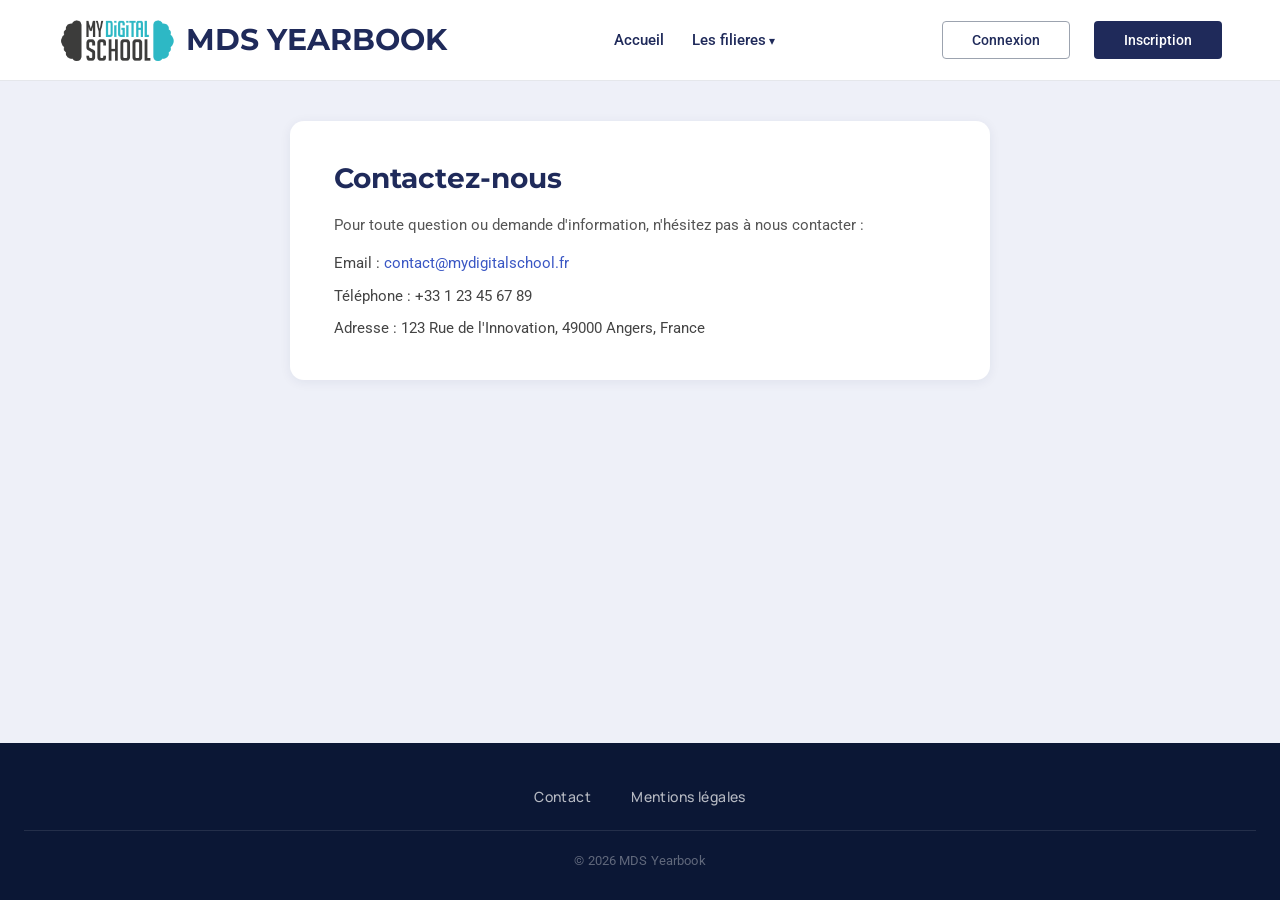
<file: pages/contact.html>
<!DOCTYPE html>
<html lang="fr">

<head>
    <meta charset="UTF-8">
    <meta name="viewport" content="width=device-width, initial-scale=1.0">

    <link rel="stylesheet" href="../css/style.css">

    <link rel="preconnect" href="https://fonts.googleapis.com">
    <link rel="preconnect" href="https://fonts.gstatic.com" crossorigin>
    <link href="https://fonts.googleapis.com/css2?family=Manrope:wght@200..800&family=Montserrat:wght@400;700&family=Roboto:wght@400;500&display=swap" rel="stylesheet">
    <title>Contact</title>
</head>

<body>
    <header>
        <nav class="site-nav" aria-label="Navigation principale">
            <div class="navbar-inner">
                <div class="nav-header">
                    <a class="brand" href="../index.html" aria-label="Accueil Yearbook">
                        <img src="../assets/logoMDS.png" alt="Logo MyDigitalSchool" class="logo">
                        <span>MDS YEARBOOK</span>
                    </a>
                    <button class="nav-toggle" type="button" aria-expanded="false" aria-label="Ouvrir le menu">
                        <span class="nav-toggle-bar"></span>
                        <span class="nav-toggle-bar"></span>
                        <span class="nav-toggle-bar"></span>
                    </button>
                </div>

                <div class="nav-collapsible">
                    <ul class="nav-links">
                        <li><a href="../index.html">Accueil</a></li>
                        <li class="nav-dropdown">
                            <button class="nav-dropdown-toggle" type="button">Les filieres</button>
                            <ul class="nav-dropdown-menu">
                                <li><a href="sio.html">BTS SIO</a></li>
                                <li><a href="ciel.html">BTS CIEL</a></li>
                            </ul>
                        </li>
                    </ul>
                    <a class="nav-login-btn" href="login.html">Connexion</a>
                    <a class="nav-login-btn primary" href="register.html">Inscription</a>
                </div>
            </div>
        </nav>
    </header>

    <main class="contact-main">
        <section class="contact-section">
            <article class="contact-info">
                <h1>Contactez-nous</h1>
                <div class="contact-div">
                    <p>Pour toute question ou demande d'information, n'hésitez pas à nous contacter :</p>
                    <ul>
                        <li>Email : <a href="mailto:contact@mydigitalschool.fr">contact@mydigitalschool.fr</a></li>
                        <li>Téléphone : +33 1 23 45 67 89</li>
                        <li>Adresse : 123 Rue de l'Innovation, 49000 Angers, France</li>
                    </ul>
                </div>
            </article>
        </section>
    </main>

    <footer class="home-footer">
        <div class="footer-columns">
            <a href="contact.html">Contact</a>
            <a href="mentions-legales.html">Mentions légales</a>
        </div>
        <p>&copy; 2026 MDS Yearbook</p>
    </footer>

    <script src="../js/script.js"></script>
 </body>
</html>
</file>
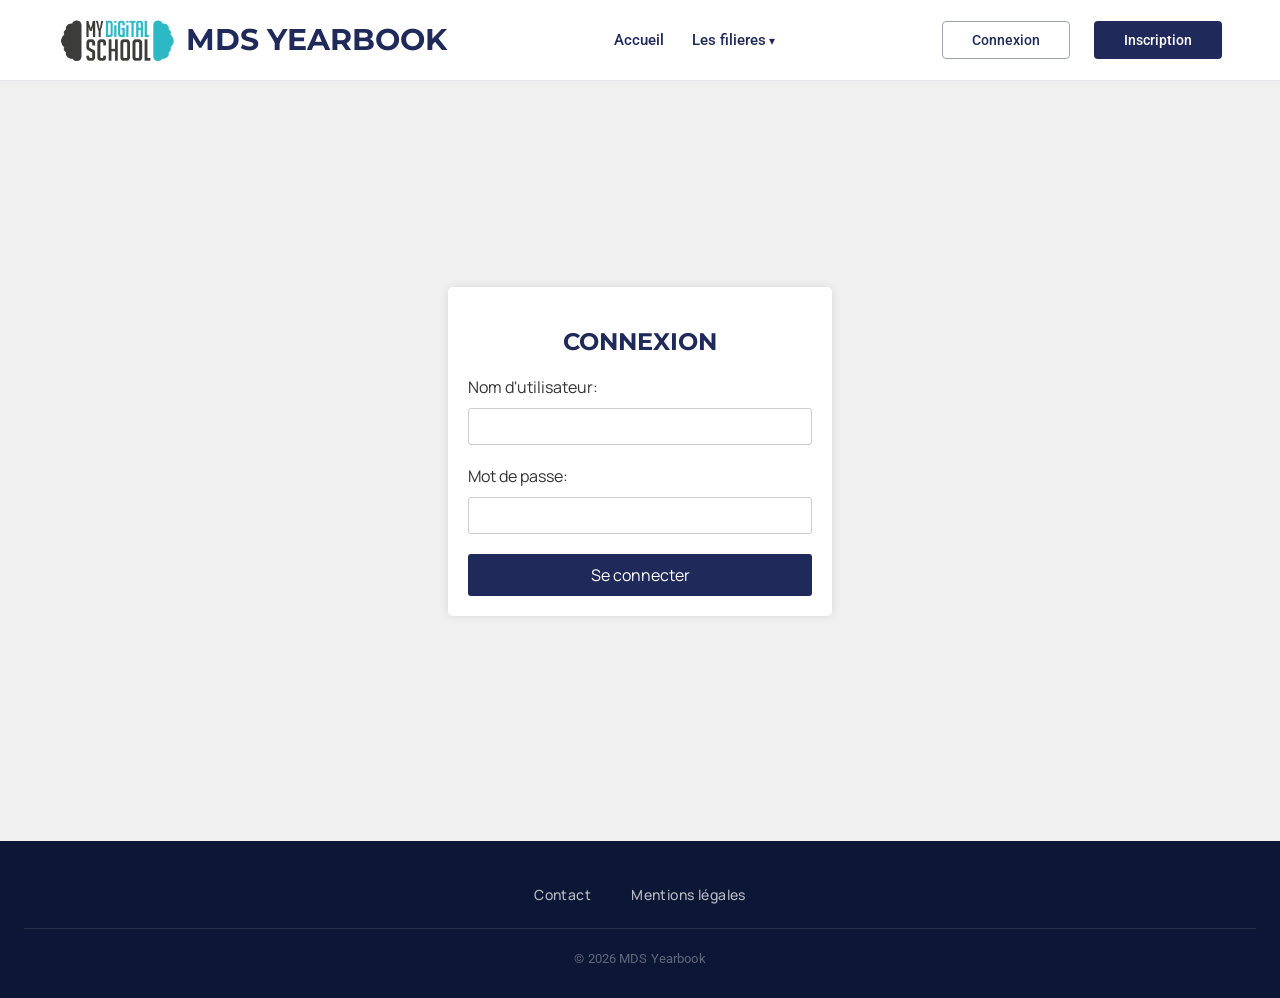
<file: pages/login.html>
<!DOCTYPE html>
<html lang="fr">

<head>
    <meta charset="UTF-8">
    <meta name="viewport" content="width=device-width, initial-scale=1.0">
    <link rel="stylesheet" href="../css/style.css">

    <link rel="preconnect" href="https://fonts.googleapis.com">
    <link rel="preconnect" href="https://fonts.gstatic.com" crossorigin>
    <link
        href="https://fonts.googleapis.com/css2?family=Manrope:wght@200..800&family=Montserrat:wght@400;700&family=Roboto:wght@400;500&display=swap"
        rel="stylesheet">
    <title>Connexion</title>
</head>

<body>
    <header>
        <nav class="site-nav" aria-label="Navigation principale">
            <div class="navbar-inner">
                <div class="nav-header">
                    <a class="brand" href="../index.php" aria-label="Accueil Yearbook">
                        <img src="../assets/logoMDS.png" alt="Logo MyDigitalSchool" class="logo">
                        <span>MDS YEARBOOK</span>
                    </a>
                    <button class="nav-toggle" type="button" aria-expanded="false" aria-label="Ouvrir le menu">
                        <span class="nav-toggle-bar"></span>
                        <span class="nav-toggle-bar"></span>
                        <span class="nav-toggle-bar"></span>
                    </button>
                </div>

                <div class="nav-collapsible">
                    <ul class="nav-links">
                        <li><a href="../index.php">Accueil</a></li>
                        <li class="nav-dropdown">
                            <button class="nav-dropdown-toggle" type="button">Les filieres</button>
                            <ul class="nav-dropdown-menu">
                                <li><a href="sio.php">BTS SIO</a></li>
                                <li><a href="ciel.php">BTS CIEL</a></li>
                            </ul>
                        </li>
                    </ul>
                    <a class="nav-login-btn active" href="login.php">Connexion</a>
                    <a class="nav-login-btn primary" href="register.php">Inscription</a>
                </div>
            </div>
        </nav>
    </header>

    <section class="section-form">
        <div class="auth-container">
            <form class="auth-form" action="/login" method="post">
                <h2>Connexion</h2>
                <div class="input-form">
                    <label for="username">Nom d'utilisateur:</label>
                    <input type="text" id="username" name="username" required>
                </div>

                <div class="input-form">
                    <label for="password">Mot de passe:</label>
                    <input type="password" id="password" name="password" required>
                </div>

                <button class="login-btn" type="submit">Se connecter</button>
            </form>
        </div>
    </section>

    <footer class="home-footer">
        <div class="footer-columns">
            <a href="contact.php">Contact</a>
            <a href="mentions-legales.php">Mentions légales</a>
        </div>
        <p>&copy; 2026 MDS Yearbook</p>
    </footer>
    <script src="../js/script.js"></script>
</body>

</html>
</file>
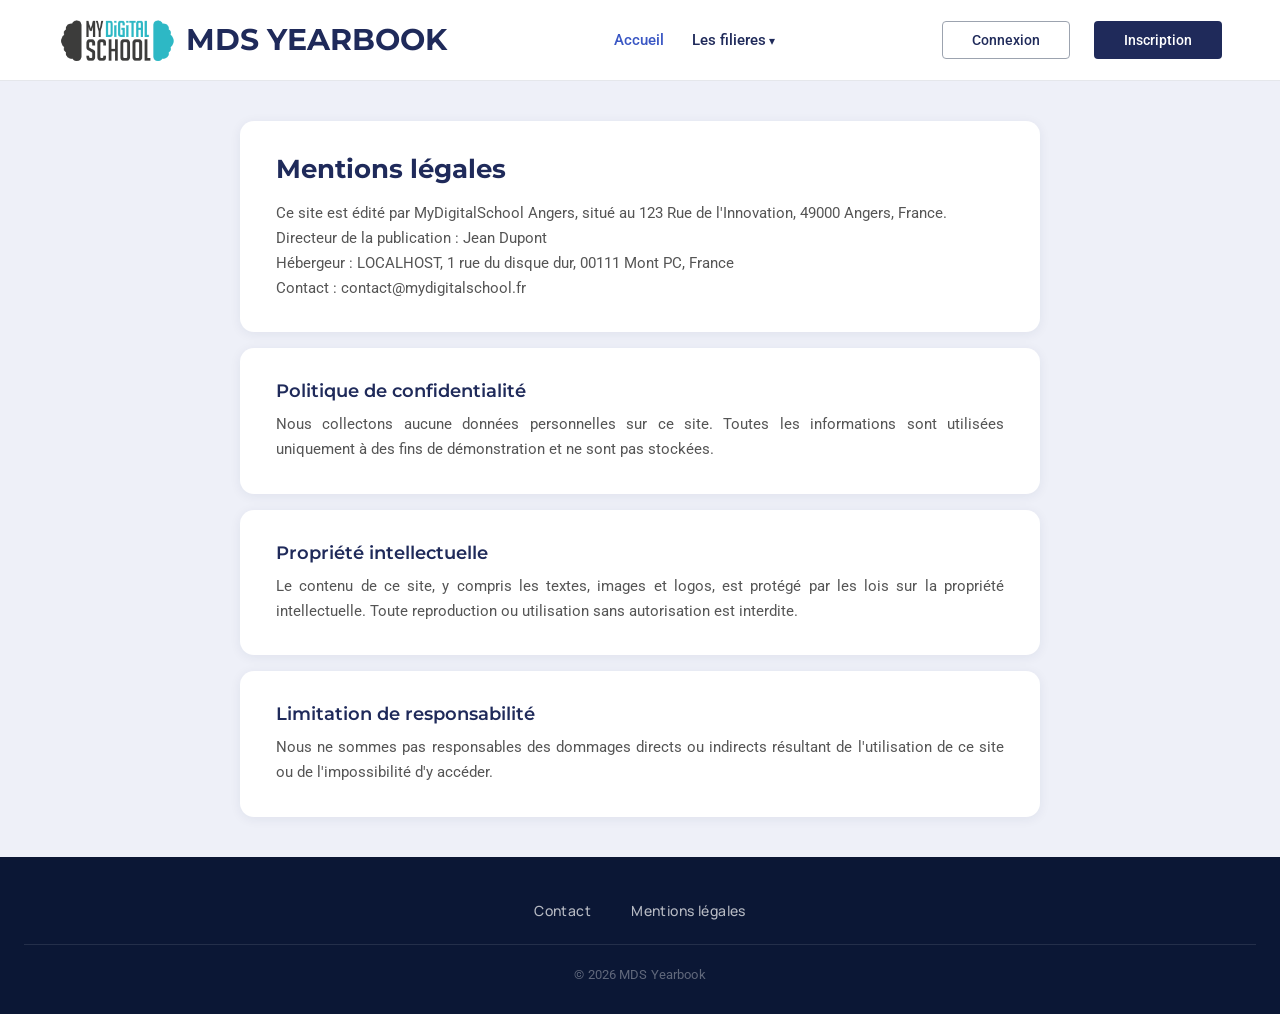
<file: pages/mentions-legales.html>
<!DOCTYPE html>
<html lang="fr">

<head>
    <meta charset="UTF-8">
    <meta name="viewport" content="width=device-width, initial-scale=1.0">
    
    <link rel="stylesheet" href="../css/style.css">

    <link rel="preconnect" href="https://fonts.googleapis.com">
    <link rel="preconnect" href="https://fonts.gstatic.com" crossorigin>
    <link href="https://fonts.googleapis.com/css2?family=Manrope:wght@200..800&family=Montserrat:wght@400;700&family=Roboto:wght@400;500&display=swap" rel="stylesheet">
    <title>Mentions légales</title>
</head>

<body>
    <header>
        <nav class="site-nav" aria-label="Navigation principale">
            <div class="navbar-inner">
                <div class="nav-header">
                    <a class="brand" href="index.php" aria-label="Accueil Yearbook">
                        <img src="../assets/logoMDS.png" alt="Logo MyDigitalSchool" class="logo">
                        <span>MDS YEARBOOK</span>
                    </a>
                    <button class="nav-toggle" type="button" aria-expanded="false" aria-label="Ouvrir le menu">
                        <span class="nav-toggle-bar"></span>
                        <span class="nav-toggle-bar"></span>
                        <span class="nav-toggle-bar"></span>
                    </button>
                </div>

                <div class="nav-collapsible">
                    <ul class="nav-links">
                        <li><a class="active" href="index.php">Accueil</a></li>
                        <li class="nav-dropdown">
                            <button class="nav-dropdown-toggle" type="button">Les filieres</button>
                            <ul class="nav-dropdown-menu">
                                <li><a href="pages/sio.php">BTS SIO</a></li>
                                <li><a href="pages/ciel.php">BTS CIEL</a></li>
                            </ul>
                        </li>
                    </ul>
                    <a class="nav-login-btn" href="pages/login.php">Connexion</a>
                    <a class="nav-login-btn primary" href="pages/register.php">Inscription</a>
                </div>
            </div>
        </nav>
    </header>

    <main class="legal-main">
        <section>
            <article class="legal-mentions">
                <h1>Mentions légales</h1>
                <p>Ce site est édité par MyDigitalSchool Angers, situé au 123 Rue de l'Innovation, 49000 Angers, France.</p>
                <p>Directeur de la publication : Jean Dupont</p>
                <p>Hébergeur : LOCALHOST, 1 rue du disque dur, 00111 Mont PC, France</p>
                <p>Contact : contact@mydigitalschool.fr</p>
            </article>

            <article class="legal-mentions">
                <h2>Politique de confidentialité</h2>
                <p>Nous collectons aucune données personnelles sur ce site. Toutes les informations sont utilisées uniquement à des fins de démonstration et ne sont pas stockées.</p>
            </article>

            <article class="legal-mentions">
                <h2>Propriété intellectuelle</h2>
                <p>Le contenu de ce site, y compris les textes, images et logos, est protégé par les lois sur la propriété intellectuelle. Toute reproduction ou utilisation sans autorisation est interdite.</p>
            </article>

            <article class="legal-mentions">
                <h2>Limitation de responsabilité</h2>
                <p>Nous ne sommes pas responsables des dommages directs ou indirects résultant de l'utilisation de ce site ou de l'impossibilité d'y accéder.</p>
            </article>
        </section>
    </main>

    <footer class="home-footer">
        <div class="footer-columns">
            <a href="contact.php">Contact</a>
            <a href="mentions-legales.php">Mentions légales</a>
        </div>
        <p>&copy; 2026 MDS Yearbook</p>
    </footer>

    <script src="../js/script.js"></script>
</body>

</html>
</file>
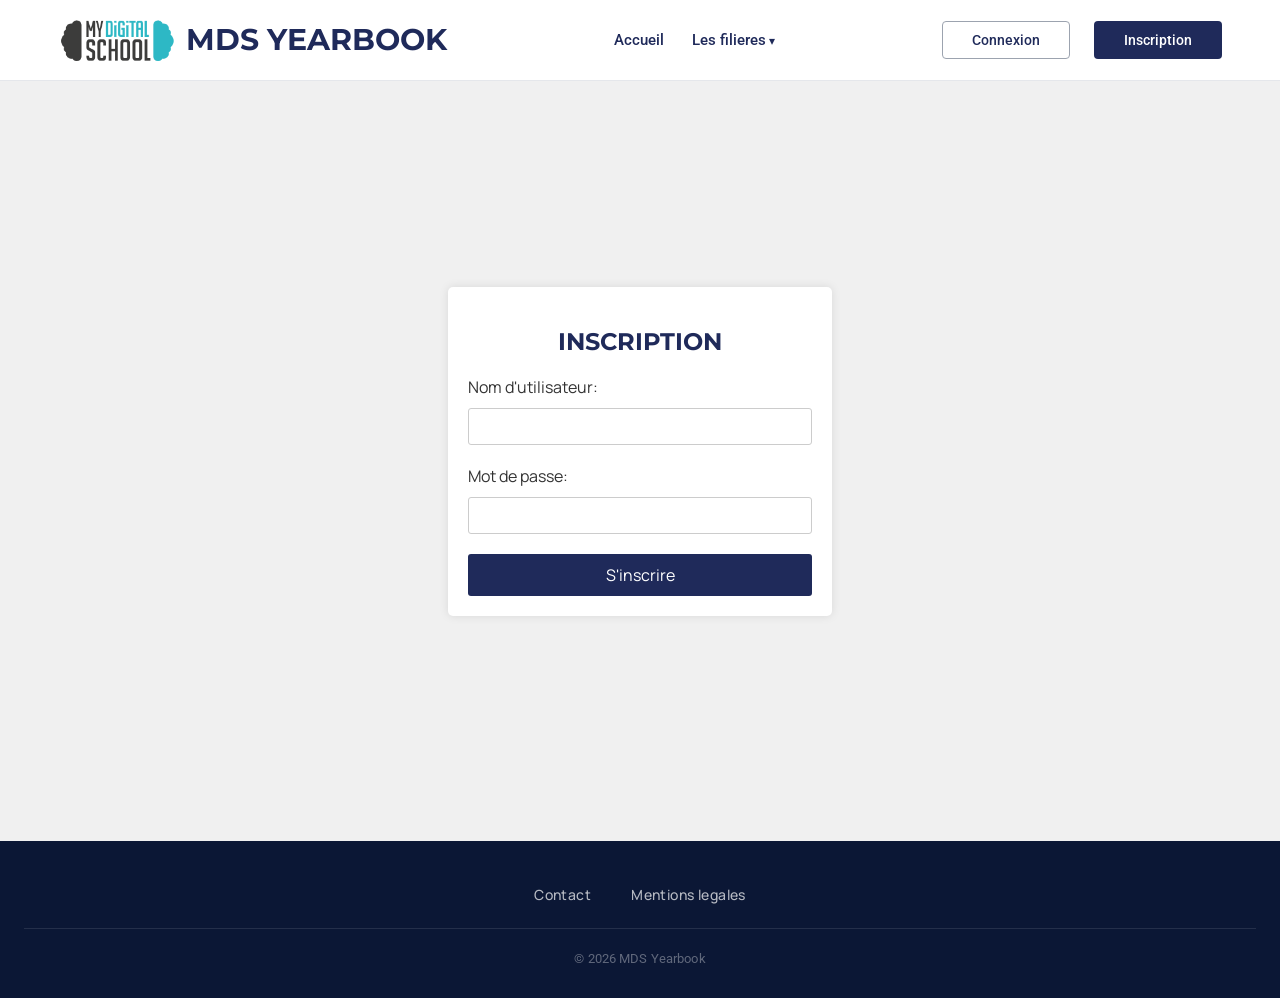
<file: pages/register.html>
<!DOCTYPE html>
<html lang="fr">

<head>
    <meta charset="UTF-8">
    <meta name="viewport" content="width=device-width, initial-scale=1.0">
    <link rel="stylesheet" href="../css/style.css">

    <link rel="preconnect" href="https://fonts.googleapis.com">
    <link rel="preconnect" href="https://fonts.gstatic.com" crossorigin>
    <link href="https://fonts.googleapis.com/css2?family=Manrope:wght@200..800&family=Montserrat:wght@400;700&family=Roboto:wght@400;500&display=swap" rel="stylesheet">
    <title>Inscription</title>
</head>

<body>
       <header>
        <nav class="site-nav" aria-label="Navigation principale">
            <div class="navbar-inner">
                <div class="nav-header">
                    <a class="brand" href="../index.php" aria-label="Accueil Yearbook">
                        <img src="../assets/logoMDS.png" alt="Logo MyDigitalSchool" class="logo">
                        <span>MDS YEARBOOK</span>
                    </a>
                    <button class="nav-toggle" type="button" aria-expanded="false" aria-label="Ouvrir le menu">
                        <span class="nav-toggle-bar"></span>
                        <span class="nav-toggle-bar"></span>
                        <span class="nav-toggle-bar"></span>
                    </button>
                </div>

                <div class="nav-collapsible">
                    <ul class="nav-links">
                        <li><a href="../index.php">Accueil</a></li>
                        <li class="nav-dropdown">
                            <button class="nav-dropdown-toggle" type="button">Les filieres</button>
                            <ul class="nav-dropdown-menu">
                                <li><a href="sio.php">BTS SIO</a></li>
                                <li><a href="ciel.php">BTS CIEL</a></li>
                            </ul>
                        </li>
                    </ul>
                    <a class="nav-login-btn" href="login.php">Connexion</a>
                    <a class="nav-login-btn primary active" href="register.php">Inscription</a>
                </div>
            </div>
        </nav>
    </header>

    <section class="section-form">
        <div class="auth-container">
            <form class="auth-form" action="/register" method="post">
                <h2>Inscription</h2>
                <div class="input-form">
                    <label for="username">Nom d'utilisateur:</label>
                    <input type="text" id="username" name="username" required>
                </div>

                <div class="input-form">
                    <label for="password">Mot de passe:</label>
                    <input type="password" id="password" name="password" required>
                </div>

                <button class="register-btn" type="submit">S'inscrire</button>
            </form>
        </div>
    </section>
   <footer class="home-footer">
        <div class="footer-columns">
            <a href="contact.php">Contact</a>
            <a href="mentions-legales.php">Mentions legales</a>
        </div>
        <p>&copy; 2026 MDS Yearbook</p>
    </footer>
    <script src="../js/script.js"></script>
</body>

</html>
</file>
<file: css/style.css>
/* -- Variables -- */

:root {
    --primary-color: #1f2a5a;
    --primary-color-hover: #3a57c4;
    --success-color: #28a745;
    --success-color-hover: #218838;
    --background-color: #f0f0f0;
    --form-background-color: #fff;
    --form-border-color: #ccc;

    --fontH1H2: Montserrat, sans-serif;
    --fontP: Roboto, sans-serif;
}


/* -- Base -- */

* {
    box-sizing: border-box;
}

button {
    font: inherit;
}

body {
    margin: 0;
    color: #333;
    background-color: var(--background-color);
    padding-bottom: 180px; /* compense le footer fixe */
    min-height: 100vh;
    font-family: 'Manrope';
}

p {
    font-family: var(--fontP);
    color: #333;
    line-height: 1.6;
}

main article p {
    font-size: 15px;
    text-align: justify;
    line-height: 1.4;
}

h1,
h2 {
    font-family: var(--fontH1H2);
    color: var(--primary-color);
    margin-bottom: 20px;
}

main h1 {
    font-size: 24px;
    text-align: center;
    margin-top: 5px;
    margin-bottom: 5px;
    color: #333;
}

main h2 {
    font-size: 20px;
    text-align: center;
    margin-top: 5px;
    margin-bottom: 5px;
    color: #333;
}

main h3 {
    font-size: 16px;
}


/* -- Nav legacy -- */

.site-nav {
    background-color: #ffffff;
    border-bottom: 1px solid #e5e7eb;
}

.mobile-top-nav {
    display: flex;
    justify-content: space-between;
    align-items: center;
    width: 100%;
}

.logo {
    max-width: 72px;
}

@media (min-width: 861px) {
    .logo {
        max-width: 120px;
    }
}

.logo img {
    width: 100px;
    height: auto;
}

.menu {
    list-style-type: none;
    margin-top: 15px;
    width: 100%;
}

.menu ul {
    list-style-type: none;
    display: flex;
    flex-direction: row;
    justify-content: center;
    align-items: flex-start;
    padding: 0;
    margin: 0;
    width: 100%;
}

.menu a {
    text-decoration: none;
    color: #2c4aa5;
    font-size: 14px;
    font-weight: bold;
    padding: 8px 10px;
    border-radius: 5px;
}

.dropdown {
    position: relative;
}

.dropdown-menu {
    display: none;
    position: relative;
    top: 100%;
    left: 0;
    width: 100%;
    background-color: #ffffff;
    border-radius: 6px;
    padding: 10px;
    list-style-type: none;
}

.menu ul .dropdown-menu {
    display: none;
}

.dropdown-menu li {
    display: block;
    margin: 8px 0;
    text-align: left;
}

.dropdown-menu a {
    color: #1f2a5a;
    font-size: 13px;
}

.menu ul .dropdown:hover .dropdown-menu {
    display: block;
}

.menu ul .dropdown-menu:not(:hover) {
    transition: display 0s linear 0.1s;
}

.connection-button {
    border-radius: 10px;
    padding: 3px 8px;
    background-color: #e0e0e0;
    border: 1px solid #ccc;
    font-size: 10px;
    display: inline-block;
    text-decoration: none;
    color: #333333;
}


/* -- Nav -- */

.navbar-inner {
    max-width: 1200px;
    margin: 0 auto;
    padding: 10px 16px;
    display: flex;
    flex-direction: column;
    align-items: stretch;
    gap: 10px;
}

.nav-header {
    display: flex;
    align-items: center;
    justify-content: space-between;
    gap: 12px;
}

.brand {
    display: inline-flex;
    align-items: center;
    gap: 8px;
    text-decoration: none;
    color: var(--primary-color);
    font-family: var(--fontH1H2);
    font-weight: 700;
    font-size: 18px;
    line-height: 1;
}

.brand-icon {
    color: var(--primary-color-hover);
    font-size: 20px;
}

.nav-toggle {
    display: inline-flex;
    flex-direction: column;
    justify-content: center;
    align-items: center;
    gap: 4px;
    width: 44px;
    height: 40px;
    border: 1px solid #d1d5db;
    border-radius: 6px;
    background-color: #ffffff;
    cursor: pointer;
}

.nav-toggle-bar {
    width: 18px;
    height: 2px;
    background-color: var(--primary-color);
    border-radius: 2px;
}

.nav-collapsible {
    display: none;
    flex-direction: column;
    gap: 10px;
    width: 100%;
}

/* is-open est gere par script.js */
.site-nav.is-open .nav-collapsible {
    display: flex;
}

.nav-links {
    list-style: none;
    display: flex;
    flex-direction: column;
    align-items: stretch;
    gap: 8px;
    margin: 0;
    padding: 0;
    width: 100%;
}

.nav-links > li > a,
.nav-dropdown-toggle {
    display: block;
    width: 100%;
    padding: 10px 12px;
    color: var(--primary-color);
    background: transparent;
    border: 1px solid transparent;
    border-radius: 6px;
    text-decoration: none;
    font-family: var(--fontP);
    font-size: 15px;
    font-weight: 500;
    text-align: left;
    cursor: pointer;
    border-bottom: 2px solid transparent;
    transition: color 0.2s ease, border-color 0.2s ease, background-color 0.2s ease;
}

.nav-links > li > a:hover,
.nav-dropdown-toggle:hover {
    color: var(--primary-color-hover);
    background-color: #f3f4f6;
}

.nav-links a.active {
    color: var(--primary-color-hover);
    border-bottom-color: transparent;
    background-color: #eef2ff;
    border-color: #dbe4ff;
}

.nav-dropdown {
    position: relative;
}

.nav-dropdown-toggle::after {
    content: " \25BE";
    font-size: 12px;
}

.nav-dropdown-menu {
    display: none;
    position: static;
    min-width: 0;
    margin: 0px 0 0;
    padding: 6px 0;
    list-style: none;
    background-color: #ffffff;
    border: 1px solid #e5e7eb;
    border-radius: 6px;
    box-shadow: none;
    z-index: 20;
  
}

.nav-dropdown-menu a {
    display: block;
    padding: 9px 12px;
    color: var(--primary-color);
    text-decoration: none;
    font-family: var(--fontP);
    font-size: 14px;
    font-weight: 500;
    border: 0;
}

.nav-dropdown-menu a:hover {
    background-color: #f3f4f6;
    color: var(--primary-color-hover);
}

.nav-dropdown:hover .nav-dropdown-menu,
.nav-dropdown:focus-within .nav-dropdown-menu {
    display: block;
}

.nav-login-btn {
    display: inline-flex;
    align-items: center;
    justify-content: center;
    width: auto;
    height: 38px;
    padding: 0 18px;
    border: 1px solid #9ca3af;
    border-radius: 4px;
    background-color: #ffffff;
    color: var(--primary-color);
    text-decoration: none;
    font-family: var(--fontP);
    font-size: 14px;
    font-weight: 500;
    transition: border-color 0.2s ease, color 0.2s ease;
}

.nav-login-btn:hover {
    border-color: var(--primary-color-hover);
    color: var(--primary-color-hover);
}

.nav-login-btn.primary {
    background-color: var(--primary-color);
    color: #fff;
    border: none;
}

.nav-login-btn.primary:hover {
    background-color: var(--primary-color-hover);
    color: #fff;
}


/* -- Nav desktop -- */

@media (min-width: 861px) {

    .navbar-inner {
        flex-direction: row;
        align-items: center;
        gap: 24px;
        padding: 12px 18px;
    }

    .nav-header {
        justify-content: flex-start;
    }

    .nav-toggle {
        display: none;
    }

    .nav-collapsible {
        display: flex;
        flex-direction: row;
        align-items: center;
        gap: 24px;
        flex: 1;
        width: auto;
    }

    .brand {
        font-size: 30px;
    }

    .nav-links {
        flex-direction: row;
        align-items: center;
        justify-content: center;
        gap: 28px;
        margin: 0 auto;
        width: auto;
    }

    .nav-links > li > a,
    .nav-dropdown-toggle {
        display: inline-block;
        width: auto;
        padding: 12px 0;
        border: 0;
        border-radius: 0;
    }

    .nav-links a.active {
        background-color: transparent;
        border-color: transparent;
        border-bottom-color: var(--primary-color-hover);
    }

    .nav-login-btn {
        width: auto;
        min-width: 128px;
    }

    .nav-dropdown-menu {
        position: absolute;
        top: 100%;
        left: 0;
        min-width: 170px;
        margin: 0;
        padding: 8px 0;
        border-radius: 8px;
        box-shadow: 0 10px 20px rgba(0, 0, 0, 0.08);
    }
}


/* -- Main -- */

main {
    padding: 10px;
    margin: 0;
    display: flex;
    flex-direction: column;
    background-color: #e0e0e0;
    align-items: center;
}

.intro {
    margin: 15px 10px;
    margin-bottom: 0;
}

main section {
    background-color: #ffffff;
    padding: 20px;
    width: 100%;
    box-sizing: border-box;
    border-radius: 8px;
    box-shadow: 0 2px 5px rgba(0, 0, 0, 0.05);
}


/* -- Formulaires -- */

.section-form {
    display: flex;
    align-items: center;
    justify-content: center;
    min-height: calc(100vh - 140px);
    padding: 16px;
}

.auth-container {
    display: flex;
    flex-direction: column;
    align-items: center;
    justify-content: center;
    min-height: 100%;
    padding: 10px;
    width: 100%;
    max-width: 500px;
}

@media screen and (max-width: 860px) {
    .auth-container {
        width: 100%;
        max-width: 100%;
    }
}

.auth-form {
    background-color: var(--form-background-color);
    padding: 20px;
    border-radius: 5px;
    box-shadow: 0 0 10px rgba(0, 0, 0, 0.1);
    width: 80%;
    max-width: 400px;
    margin-bottom: 20px;
}

.auth-form h2 {
    margin-bottom: 20px;
    text-align: center;
    text-transform: uppercase;
}

.input-form {
    display: flex;
    flex-direction: column;
    gap: 10px;
    margin-bottom: 10px;
}

.auth-form input {
    width: 100%;
    padding: 10px;
    margin-bottom: 10px;
    border: 1px solid var(--form-border-color);
    border-radius: 3px;
}

.auth-form button {
    width: 100%;
    padding: 10px;
    background-color: var(--primary-color);
    color: #fff;
    border: none;
    border-radius: 3px;
    cursor: pointer;
}

.auth-form button:hover {
    background-color: var(--primary-color-hover);
}

.login-btn {
    width: auto;
    padding: 10px;
    background-color: var(--primary-color);
    color: #fff;
    border: none;
    border-radius: 3px;
    cursor: pointer;
}

.login-btn:hover {
    background-color: var(--primary-color-hover);
}

.registration-form h2 {
    margin-bottom: 20px;
    text-align: center;
    text-transform: uppercase;
}

.registration-form input {
    width: 100%;
    padding: 10px;
    margin-bottom: 10px;
    border: 1px solid var(--form-border-color);
    border-radius: 3px;
}

.registration-form button {
    width: 100%;
    padding: 10px;
    background-color: var(--success-color);
    color: #fff;
    border: none;
    border-radius: 3px;
    cursor: pointer;
}

.registration-form button:hover {
    background-color: var(--success-color-hover);
}


/* -- Footer -- */

footer {
    background-color: var(--primary-color);
    color: #fff;
    text-align: center;
    padding: 10px 0;
    position: fixed;
    width: 100%;
    bottom: 0;
    left: 0;
}

footer p {
    color: #fff;
}


/* -- Sticky footer -- */

body:has(.home-footer) {
    padding-bottom: 0;
    display: flex;
    flex-direction: column;
    min-height: 100vh;
}

body:has(.home-footer) main {
    flex: 1;
}


/* -- Accueil -- */

body.page-home {
    padding-bottom: 0;
}

.home-main {
    background-color: #eef0f8;
    padding: 32px 16px;
    gap: 24px;
}

.home-main .hero {
    background: linear-gradient(135deg, var(--primary-color-hover) 0%, var(--primary-color) 100%);
    border-radius: 16px;
    padding: 56px 48px;
    max-width: 1100px;
    color: #fff;
    box-shadow: 0 4px 24px rgba(31, 42, 90, 0.18);
}

.hero-kicker {
    font-size: 12px;
    font-weight: 700;
    letter-spacing: 2px;
    text-transform: uppercase;
    color: var(--primary-color-hover);
    margin: 0 0 12px;
    font-family: var(--fontP);
}

.home-main .hero h1 {
    font-size: 48px;
    font-weight: 800;
    color: #ffffff;
    margin: 0 0 16px;
    line-height: 1.1;
    text-align: left;
}

.hero-description {
    font-size: 17px;
    color: rgba(255, 255, 255, 0.88);
    margin: 0 0 32px;
    max-width: 720px;
    line-height: 1.6;
}

.hero-actions {
    display: flex;
    gap: 12px;
    flex-wrap: wrap;
}

.hero-button {
    display: inline-flex;
    align-items: center;
    padding: 12px 28px;
    border-radius: 8px;
    font-size: 15px;
    font-weight: 600;
    text-decoration: none;
    transition: background-color 0.2s, color 0.2s;
    font-family: var(--fontP);
}

.hero-button.primary {
    background-color: #ffffff;
    color: var(--primary-color);
}

.hero-button.primary:hover {
    background-color: #e8ecff;
}

.home-main .home-section {
    display: flex;
    flex-direction: column;
    gap: 20px;
    max-width: 1100px;
    background: transparent;
    box-shadow: none;
    padding: 0;
}

.school-card {
    background-color: #ffffff;
    border-radius: 14px;
    padding: 32px 36px;
    box-shadow: 0 2px 12px rgba(31, 42, 90, 0.07);
}

.home-main .school-card h2 {
    font-size: 22px;
    font-weight: 700;
    color: var(--primary-color);
    margin: 0 0 4px;
    text-align: left;
}

.home-main .school-card h3 {
    font-size: 15px;
    font-weight: 700;
    color: var(--primary-color);
    margin: 0 0 16px;
    text-align: left;
}

.home-main .school-card p {
    font-size: 15px;
    color: #555;
    line-height: 1.65;
    text-align: justify;
    margin: 0;
}

/*Filiere grid*/
.filiere-grid {
    display: grid;
    grid-template-columns: 1fr 1fr;
    gap: 20px;
}

.filiere-card {
    background-color: #ffffff;
    border-radius: 14px;
    padding: 28px 24px;
    text-decoration: none;
    display: block;
    box-shadow: 0 2px 12px rgba(31, 42, 90, 0.07);
    transition: box-shadow 0.2s, transform 0.15s;
}

.filiere-card:hover {
    box-shadow: 0 6px 24px rgba(31, 42, 90, 0.13);
    transform: translateY(-2px);
}

.filiere-card h4 {
    font-size: 20px;
    font-weight: 700;
    color: var(--primary-color);
    margin: 0 0 8px;
    font-family: 'Manrope', sans-serif;
}

.filiere-card p {
    font-size: 14px;
    color: var(--primary-color-hover);
    margin: 0;
    text-align: left;
}

/* Grille pour présentation des étudiants de chaque filière */

@media screen and (min-width: 861px) {
    .filiere-grid {
        grid-template-columns: repeat(3, 1fr);
    }
}

.container {
    display: grid;
    grid-template-columns: 1fr;
    gap: 12px;
    background-color: #f0f0f0;
    width: 100%;
    max-width: 1100px;
    padding: 12px;
}

@media (min-width: 540px) {
    .container {
        grid-template-columns: repeat(2, 1fr);
    }
}

@media (min-width: 861px) {
    .container {
        grid-template-columns: repeat(3, 1fr);
    }
}

.container div.header-grid {
    grid-column: 1 / -1;
    background-color: #f0f0f0;
    text-align: center;
    padding: 15px;
    border-radius: 6px 6px 0 0;
}

.container div.header-grid h2 {
    color: #1f2a5a;
    margin: 0;
    font-size: 20px;
}

.filiere-intro {
    text-align: center;
    margin-bottom: 20px;
}

.promotion-grid {
    padding: 0;
    background-color: transparent;
    box-shadow: none;
    display: flex;
    justify-content: center;
}

.student-block {
    background-color: #ffffff;
    border: 1px solid #bababa;
    border-radius: 6px;
    display: flex;
    flex-direction: column;
    align-items: center;
    text-align: center;
    gap: 20px;
    padding: 5px;
}

.student-photo img {
    width: 100%;
    max-width: 100%;
    border: 2px solid #ccc;
    margin-bottom: 0px;
}

.content-card {
    width: 100%;
    display: flex;
    flex-direction: column;
    align-items: center;
    gap: 8px;
    font-size: 14px;
}

.student-name {
    font-size: 16px;
    font-weight: 600;
    color: var(--primary-color);
}

.table-mail {
    display: inline-block;
    padding: 6px 14px;
    background-color: var(--primary-color);
    color: #fff;
    border-radius: 4px;
    text-decoration: none;
    font-size: 13px;
    font-weight: 500;
    transition: background-color 0.2s;
}

.table-mail:hover {
    background-color: var(--primary-color-hover);
}

/* Footer Accueil */

.home-footer {
    position: static;
    background-color: #0b1735;
    width: 100%;
    padding: 44px 24px 28px;
    text-align: center;
}

.footer-columns {
    display: flex;
    justify-content: center;
    gap: 40px;
    flex-wrap: wrap;
    padding-bottom: 24px;
    border-bottom: 1px solid rgba(255, 255, 255, 0.1);
    margin-bottom: 20px;
}

.footer-columns a {
    color: rgba(255, 255, 255, 0.7);
    text-decoration: none;
    font-size: 14px;
    font-weight: 500;
    letter-spacing: 0.03em;
    transition: color 0.2s;
}

.footer-columns a:hover {
    color: #ffffff;
}

.home-footer p {
    color: rgba(255, 255, 255, 0.35);
    margin: 0;
    font-size: 13px;
    letter-spacing: 0.01em;
}

/* -- Contact -- */

.contact-main {
    background-color: #eef0f8;
    padding: 40px 16px;
    gap: 0;
}

.contact-main .contact-section {
    max-width: 700px;
    background: transparent;
    box-shadow: none;
    padding: 0;
}

.contact-info {
    background-color: #ffffff;
    border-radius: 14px;
    padding: 40px 44px;
    box-shadow: 0 2px 12px rgba(31, 42, 90, 0.07);
}

.contact-main .contact-info h1 {
    font-size: 28px;
    font-weight: 700;
    color: var(--primary-color);
    margin: 0 0 20px;
    text-align: left;
}

.contact-div p {
    color: #555;
    font-size: 15px;
    margin: 0 0 16px;
}

.contact-div ul {
    list-style: none;
    padding: 0;
    margin: 0;
    display: flex;
    flex-direction: column;
    gap: 10px;
}

.contact-div li {
    color: #444;
    font-size: 15px;
    font-family: var(--fontP);
    line-height: 1.5;
}

.contact-div a {
    color: var(--primary-color-hover);
    text-decoration: none;
}

.contact-div a:hover {
    text-decoration: underline;
}


/* -- Mentions légales -- */

.legal-main {
    background-color: #eef0f8;
    padding: 40px 16px;
    gap: 0;
}

.legal-main section {
    max-width: 800px;
    background: transparent;
    box-shadow: none;
    padding: 0;
    display: flex;
    flex-direction: column;
    gap: 16px;
}

.legal-mentions {
    background-color: #ffffff;
    border-radius: 14px;
    padding: 32px 36px;
    box-shadow: 0 2px 12px rgba(31, 42, 90, 0.07);
}

.legal-mentions h1 {
    font-size: 26px;
    font-weight: 700;
    color: var(--primary-color);
    margin: 0 0 16px;
    text-align: left;
}

.legal-mentions h2 {
    font-size: 18px;
    font-weight: 600;
    color: var(--primary-color);
    margin: 0 0 10px;
    text-align: left;
}

.legal-mentions p {
    color: #555;
    font-size: 15px;
    line-height: 1.65;
    margin: 0;
}


/* -- Responsive -- */
@media (max-width: 860px) {
    .home-main .hero {
        padding: 36px 24px;
    }

    .home-main .hero h1 {
        font-size: 32px;
    }

    .filiere-grid {
        grid-template-columns: 1fr;
    }

    .school-card,
    .contact-info,
    .legal-mentions {
        padding: 24px 20px;
    }
}
</file>
